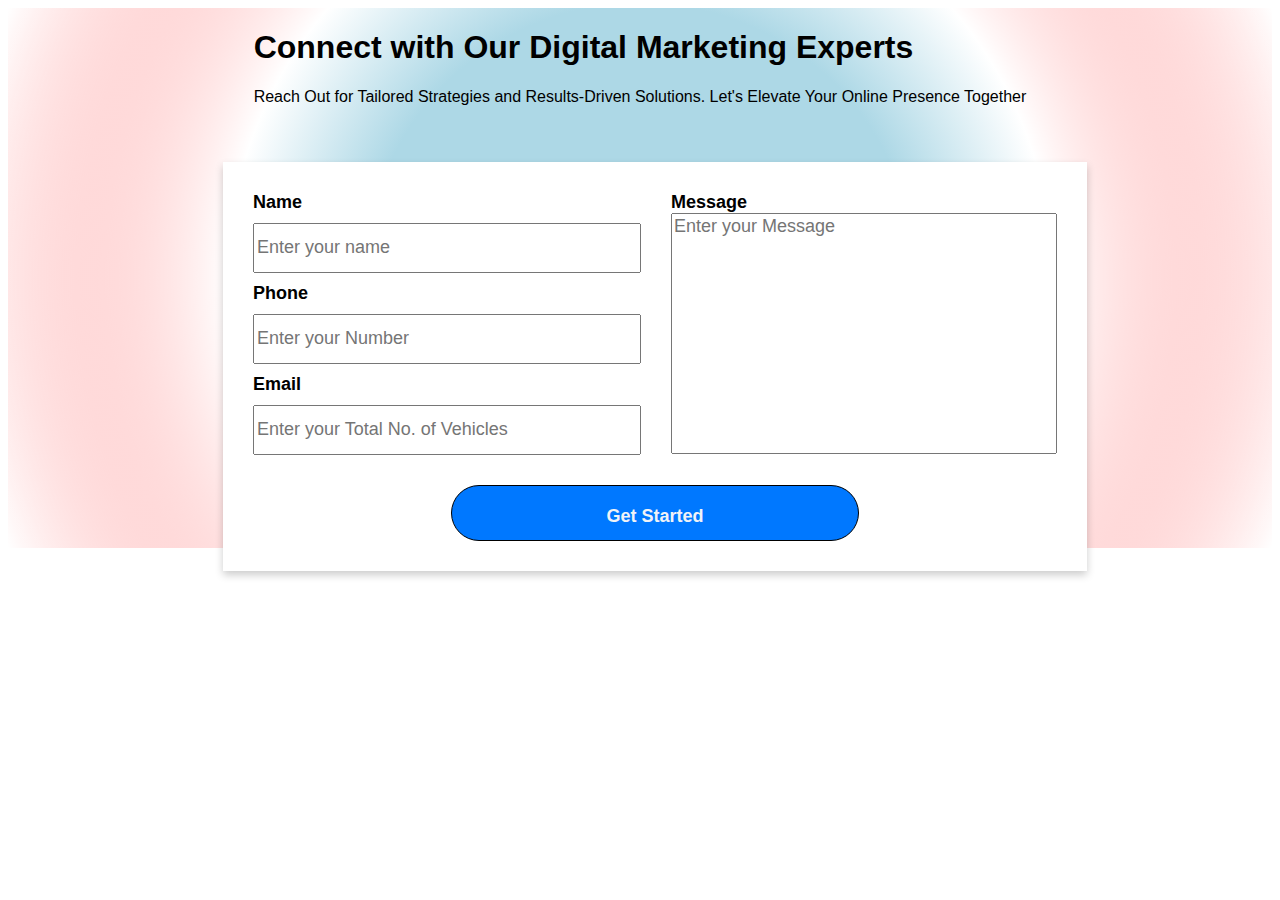
<file: Osumare/Connect.html>
<!DOCTYPE html>
<html lang="en">

<head>
    <meta charset="UTF-8">
    <meta name="viewport" content="width=device-width, initial-scale=1.0">
    <title>Document</title>
    <link rel="stylesheet" href="Connect.css">
</head>

<body>
    <div class="connect">
        <div>

            <h1>
                Connect with Our Digital Marketing Experts
            </h1>
            <p>Reach Out for Tailored Strategies and Results-Driven Solutions. Let's Elevate Your Online Presence
                Together
            </p>
        </div>
        <form class="connect-form">
            <div class="connect-form-fields">
                <div class="left">
                    <label>Name</label>
                    <input type="text" placeholder="Enter your name" />
                    <label>Phone</label>
                    <input type="text" placeholder="Enter your Number" />
                    <label>Email</label>
                    <input type="text" placeholder="Enter your Total No. of Vehicles" />
                </div>
                <div class="right">
                    <label>Message</label>
                    <textarea type="text" placeholder="Enter your Message"></textarea>
                </div>
            </div>

            <div class="but">
                <button>Get Started</button>
            </div>
        </form>
    </div>

</body>

</html>
</file>
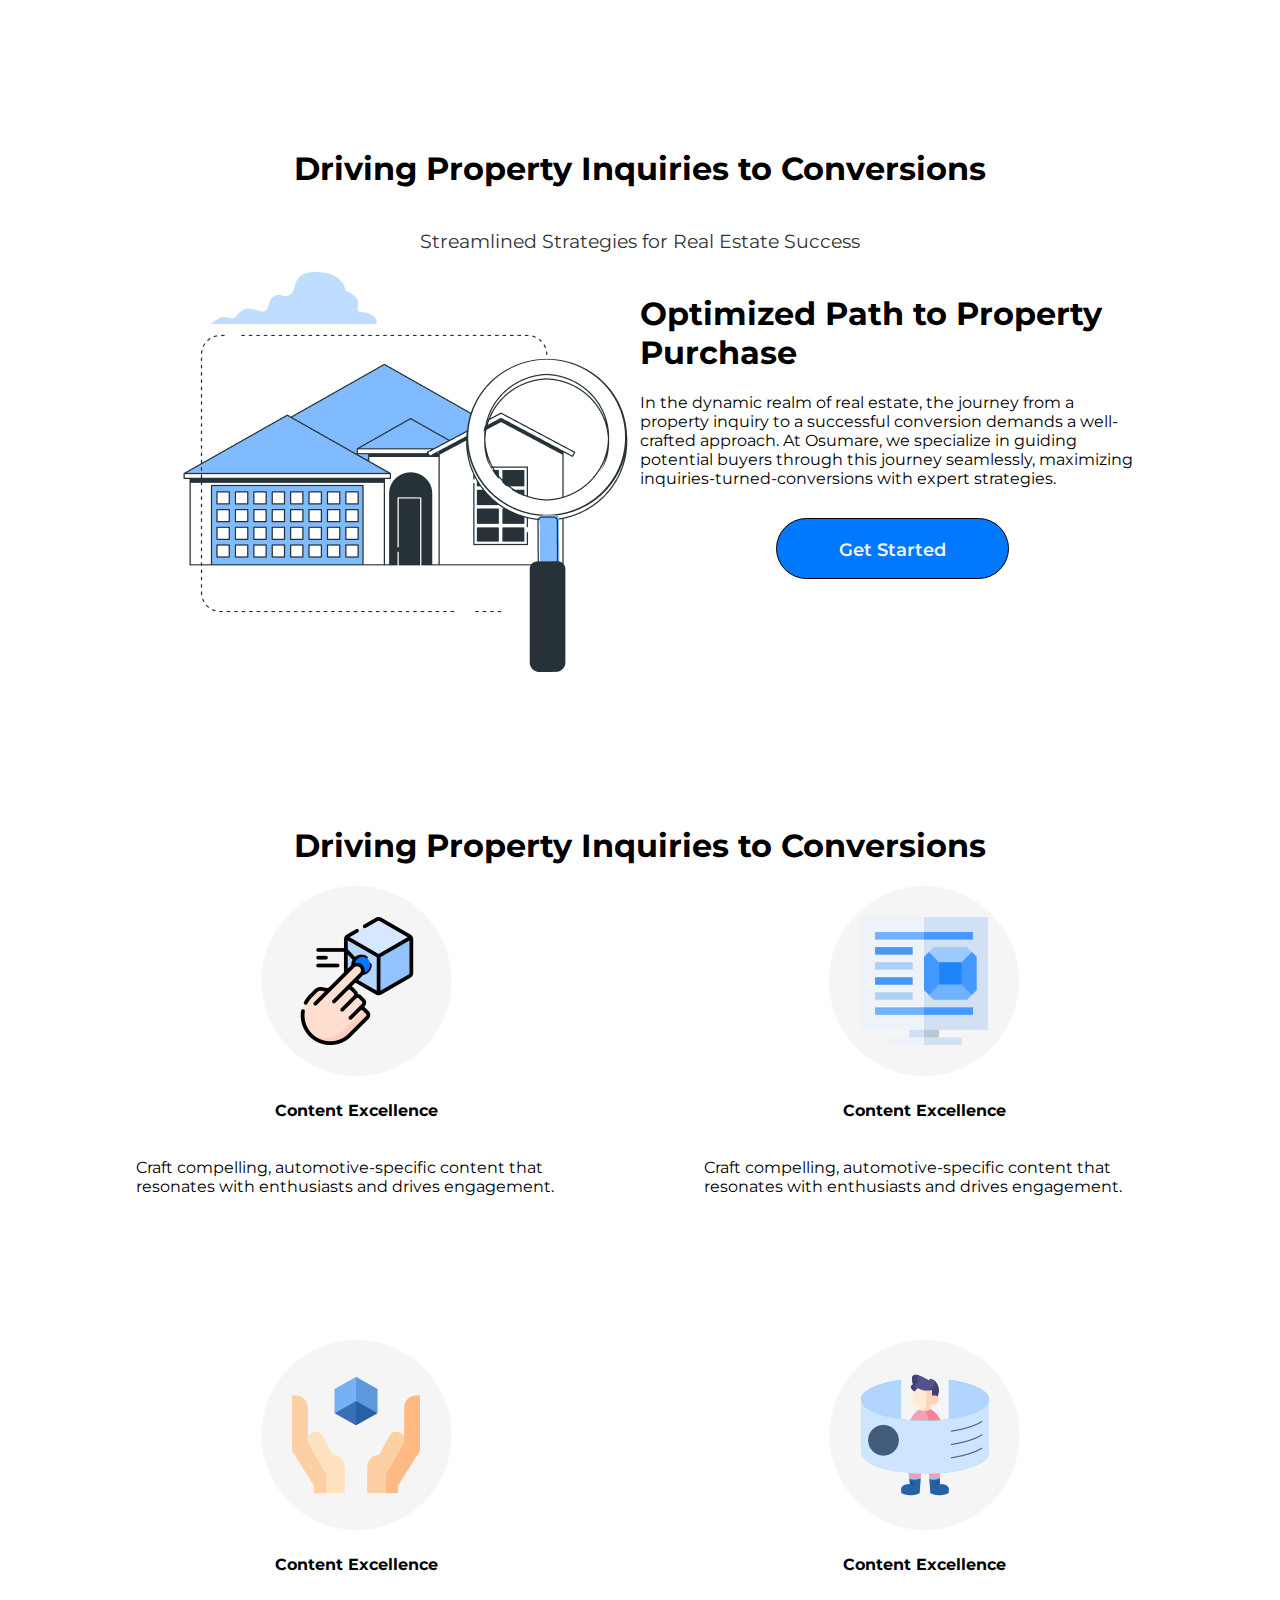
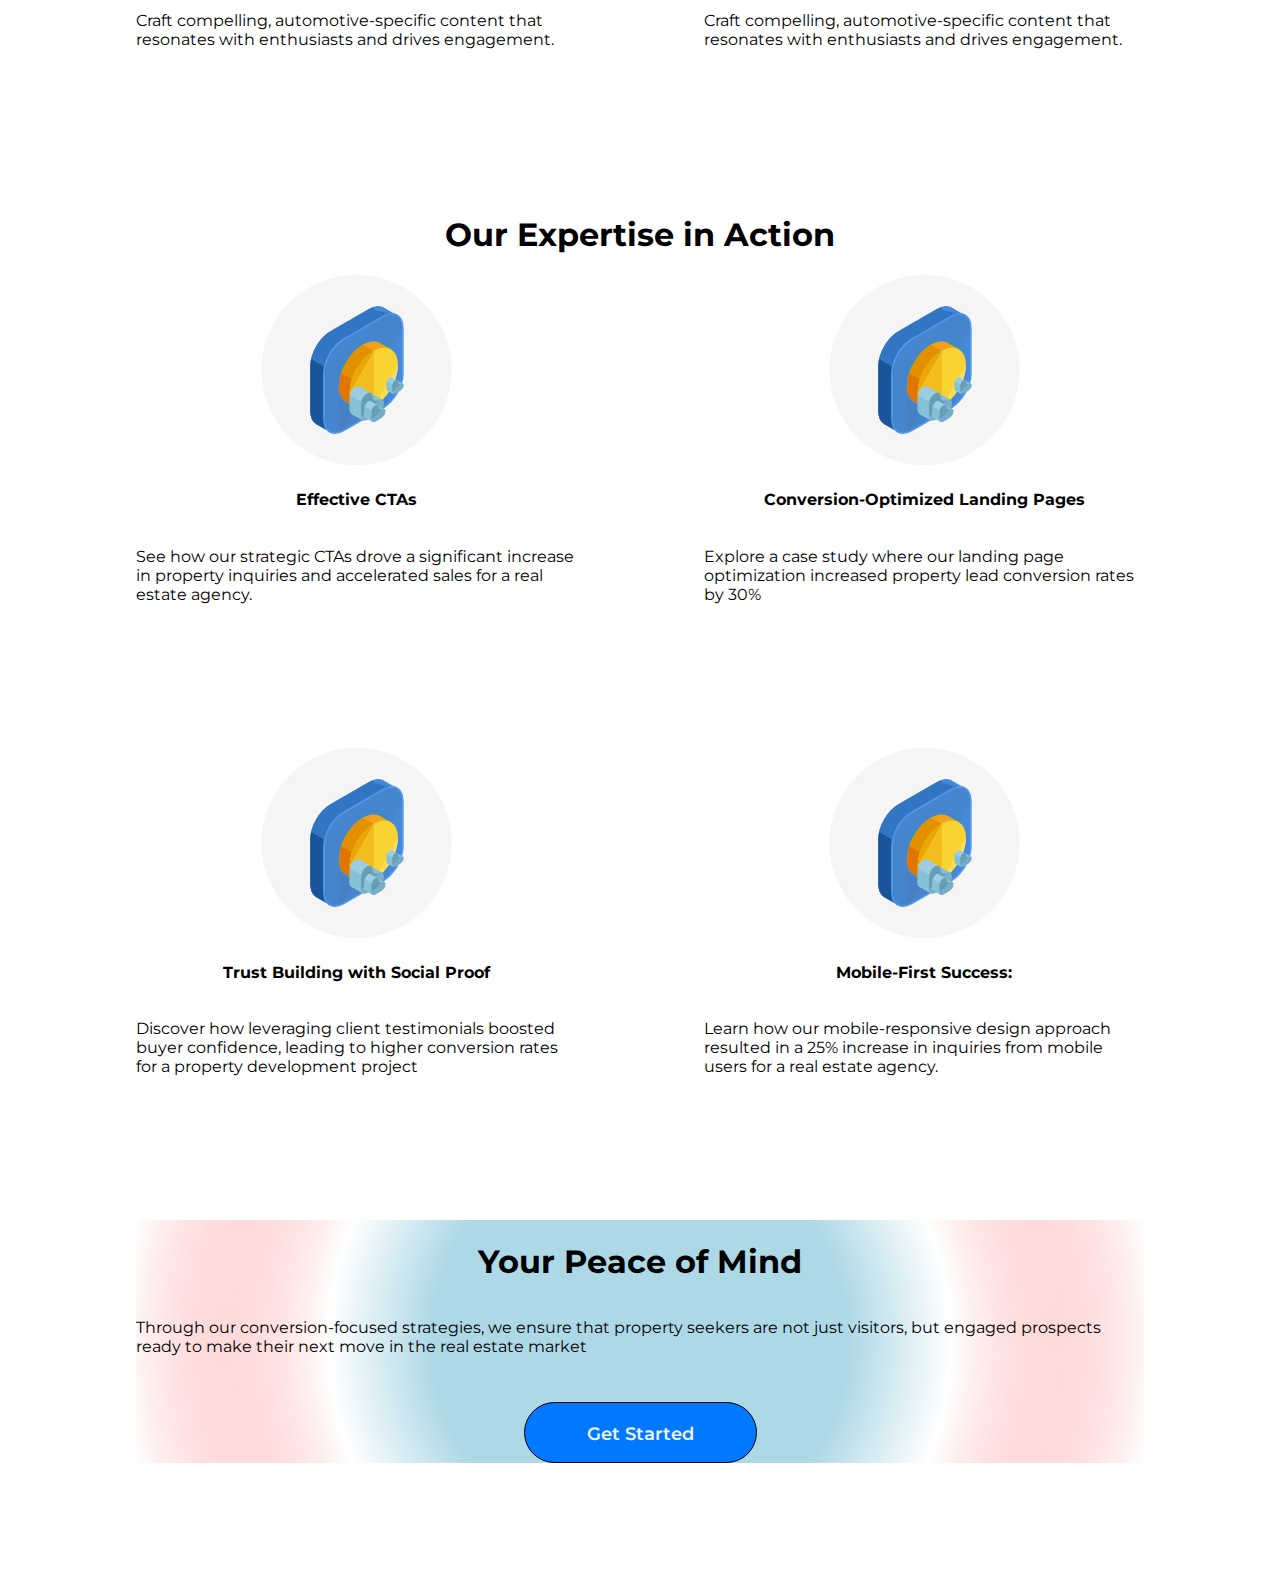
<file: Osumare/Driving.html>
<!DOCTYPE html>
<html lang="en">

<head>
    <meta charset="UTF-8">
    <meta name="viewport" content="width=device-width, initial-scale=1.0">
    <title>Document</title>
    <link rel="stylesheet" href="Driving.css">
    <link href="https://fonts.googleapis.com/css2?family=Montserrat:wght@400;700&display=swap" rel="stylesheet">
</head>

<body>

    <div class="driving">
        <h1> Driving Property Inquiries to Conversions</h1>
        <p class="driving-heading-p">Streamlined Strategies for Real Estate Success</p>
        <div class="outer-grid">
            <div>
                <img src="bro.png">
            </div>
            <div class="left-inner">
                <h1>
                    Optimized Path to Property Purchase
                </h1>
                <p>In the dynamic realm of real estate, the journey from a property inquiry to a successful conversion
                    demands a well-crafted approach. At Osumare, we specialize in guiding potential buyers through this
                    journey seamlessly, maximizing inquiries-turned-conversions with expert strategies.</p>
                <div class="but">
                    <button>Get Started</button>
                </div>
            </div>
        </div>
    </div>
    <div class="driving">
        <h1>Driving Property Inquiries to Conversions</h1>
        <div class="driving-grid">
            <div class="service-grid-item">
                <div class="service-icon">
                    <img src="call-to-action.png" alt="">
                </div>
                <h4>Content Excellence</h4>
                <p>Craft compelling, automotive-specific content that resonates with enthusiasts and drives engagement.
                </p>
            </div>
            <div class="service-grid-item">
                <div class="service-icon">
                    <img src="icon (1).png" alt="">
                </div>
                <h4>Content Excellence</h4>
                <p>Craft compelling, automotive-specific content that resonates with enthusiasts and drives engagement.
                </p>
            </div>
            <div class="service-grid-item">
                <div class="service-icon">
                    <img src="icon (2).png" alt="">
                </div>
                <h4>Content Excellence</h4>
                <p>Craft compelling, automotive-specific content that resonates with enthusiasts and drives engagement.
                </p>
            </div>
            <div class="service-grid-item">
                <div class="service-icon">
                    <img src="icon (3).png" alt="">
                </div>
                <h4>Content Excellence</h4>
                <p>Craft compelling, automotive-specific content that resonates with enthusiasts and drives engagement.
                </p>
            </div>
        </div>
    </div>

    <div class="driving">
        <h1>Our Expertise in Action</h1>
        <div class="driving-grid">
            <div class="service-grid-item">
                <div class="service-icon">
                    <img src="icon (4).png" alt="">
                </div>
                <h4>Effective CTAs</h4>
                <p>
                    See how our strategic CTAs drove a significant increase in property inquiries and accelerated sales
                    for a real estate agency.
                </p>
            </div>
            <div class="service-grid-item">
                <div class="service-icon">
                    <img src="icon (4).png" alt="">
                </div>
                <h4>Conversion-Optimized Landing Pages</h4>
                <p>
                    Explore a case study where our landing page optimization increased property lead conversion rates by
                    30%
                </p>
            </div>
            <div class="service-grid-item">
                <div class="service-icon">
                    <img src="icon (4).png" alt="">
                </div>
                <h4>Trust Building with Social Proof</h4>
                <p>
                    Discover how leveraging client testimonials boosted buyer confidence, leading to higher conversion
                    rates for a property development project
                </p>
            </div>
            <div class="service-grid-item">
                <div class="service-icon">
                    <img src="icon (4).png" alt="">
                </div>
                <h4>Mobile-First Success:</h4>
                <p>
                    Learn how our mobile-responsive design approach resulted in a 25% increase in inquiries from mobile
                    users for a real estate agency.
                </p>
            </div>
        </div>
    </div>
    <div class="peace-of-mind driving">
        <h1>Your Peace of Mind</h1>
        <p>Through our conversion-focused strategies, we ensure that property seekers are not just visitors, but engaged
            prospects ready to make their next move in the real estate market</p>
        <div class="but">
            <button>Get Started</button>
        </div>
    </div>
</body>

</html>
</file>
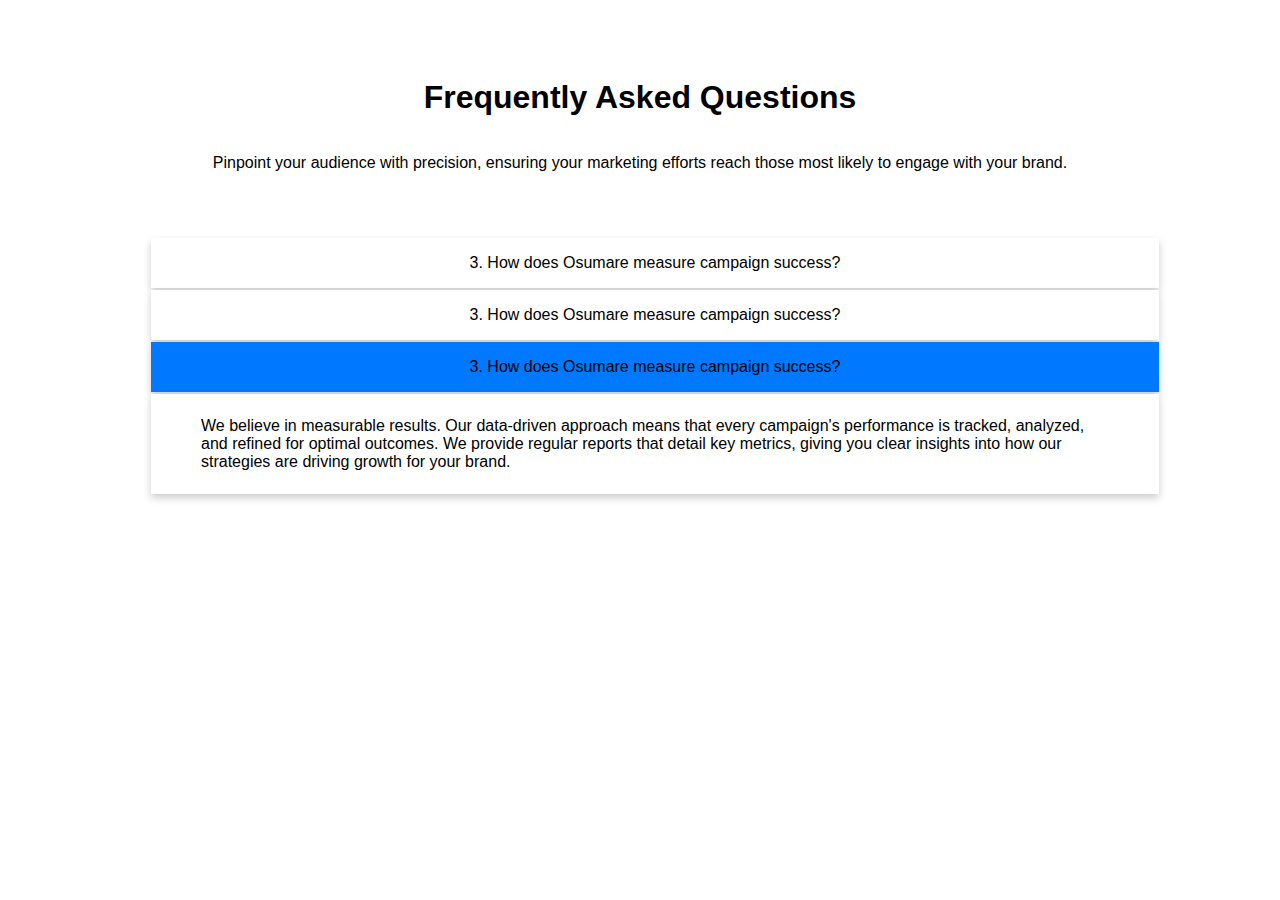
<file: Osumare/FAQs.html>
<!DOCTYPE html>
<html lang="en">

<head>
    <meta charset="UTF-8">
    <meta name="viewport" content="width=device-width, initial-scale=1.0">
    <title>Document</title>
    <link rel="stylesheet" href="FAQs.css">
</head>

<body>
    <div class="faqs-main">
        <div class="headline">
            <h1>
                Frequently Asked Questions
            </h1>
            <p>
                Pinpoint your audience with precision, ensuring your marketing efforts reach those most likely to engage
                with your brand.
            </p>
        </div>
        <div class="faqs">
            <div>
                3. How does Osumare measure campaign success?
            </div>

            <div>
                3. How does Osumare measure campaign success?
            </div>

            <div>
                3. How does Osumare measure campaign success?
            </div>
            <div>
                <p>
                    We believe in measurable results. Our data-driven approach means that every campaign's performance
                    is
                    tracked, analyzed, and refined for optimal outcomes. We provide regular reports that detail key
                    metrics,
                    giving you clear insights into how our strategies are driving growth for your brand.
                </p>
            </div>
        </div>
    </div>

</body>

</html>
</file>
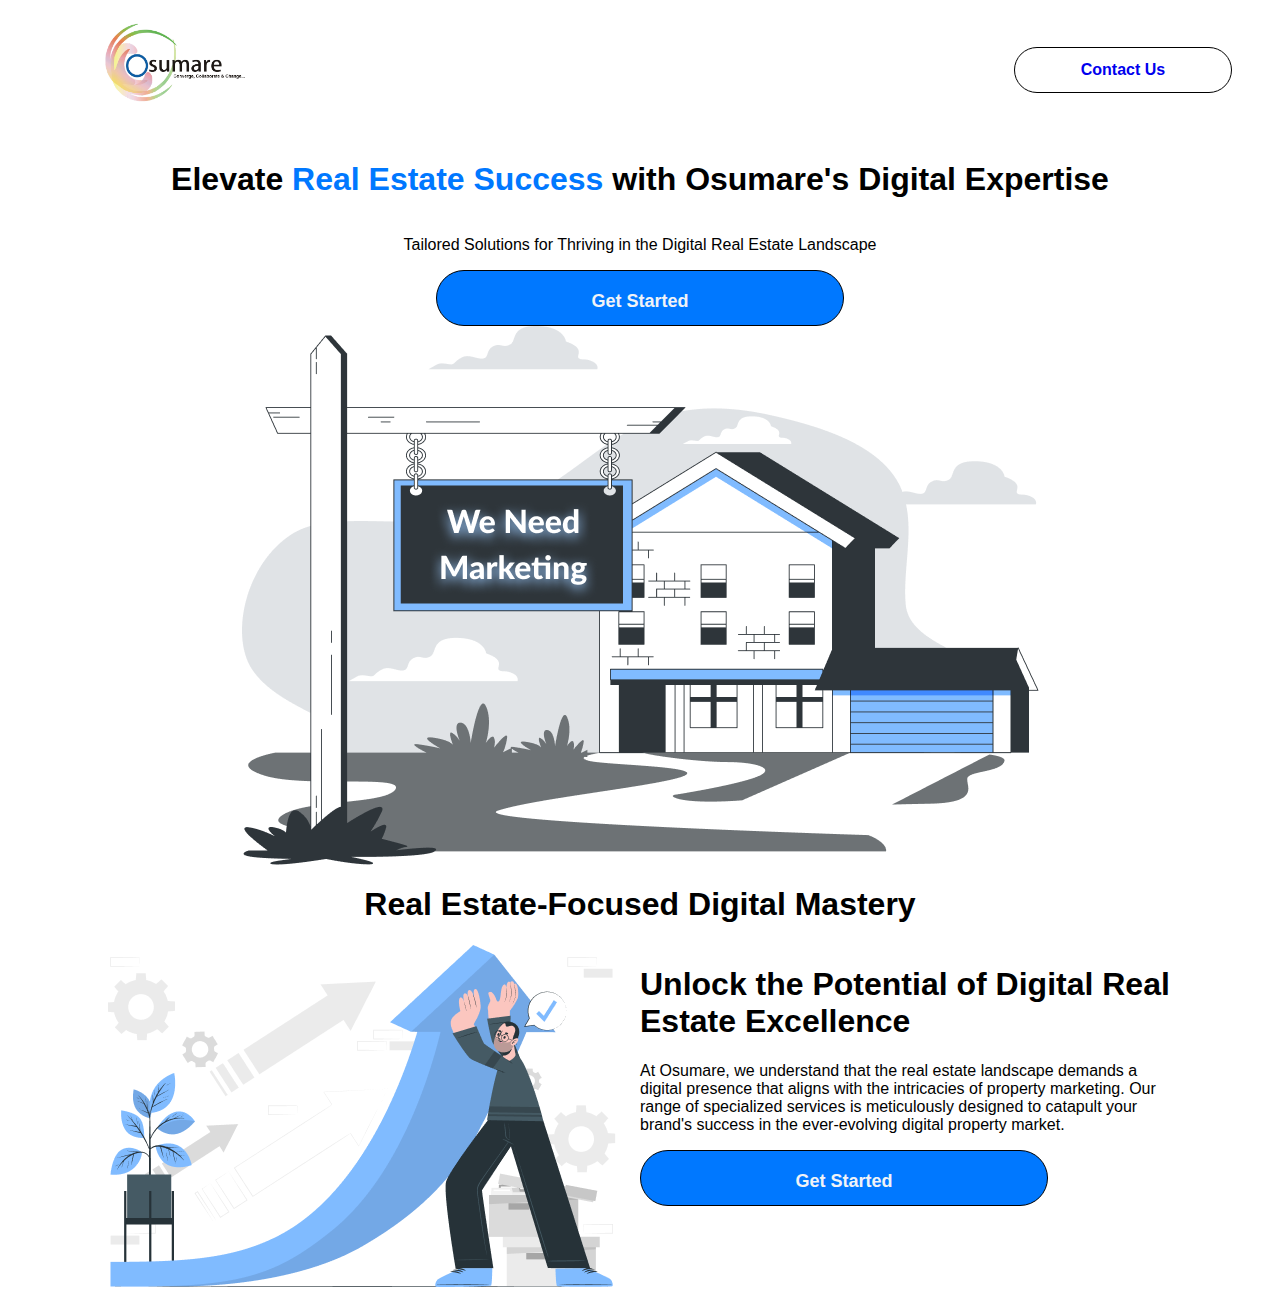
<file: Osumare/heading.html>
<!DOCTYPE html>
<html lang="en">

<head>
    <meta charset="UTF-8">
    <meta name="viewport" content="width=<device-width>, initial-scale=1.0">
    <title>Document</title>
    <link rel="stylesheet" href="heading.css">
</head>

<body>
    <nav class="nav">
        <ul>
            <li>
                <div class="nav-icon">
                    <img src="iconOsumanre.png" />
                </div>
            </li>
            <li><a href="#">Contact Us</a></li>
        </ul>
    </nav>

    <div class="headding">
        <h1>Elevate <span class="Success">Real Estate Success</span> with Osumare's Digital Expertise</h1>
        <p>Tailored Solutions for Thriving in the Digital Real Estate Landscape</p>
        <button>Get Started</button>
        <img src="Header image.png" />
    </div>


    <div class="main">
        <h1>Real Estate-Focused Digital Mastery</h1>
        <div class="main-grid">
            <div class="left">
                <img src="cuate.png" />
            </div>
            <div class="right">
                <h1>Unlock the Potential of Digital Real Estate Excellence</h1>
                <p>At Osumare, we understand that the real estate landscape demands a digital presence that aligns with
                    the
                    intricacies of property marketing.
                    Our range of specialized services is meticulously designed to catapult your brand's success in the
                    ever-evolving digital property market.</p>
                <button>Get Started</button>
            </div>
        </div>
    </div>

</body>

</html>
</file>
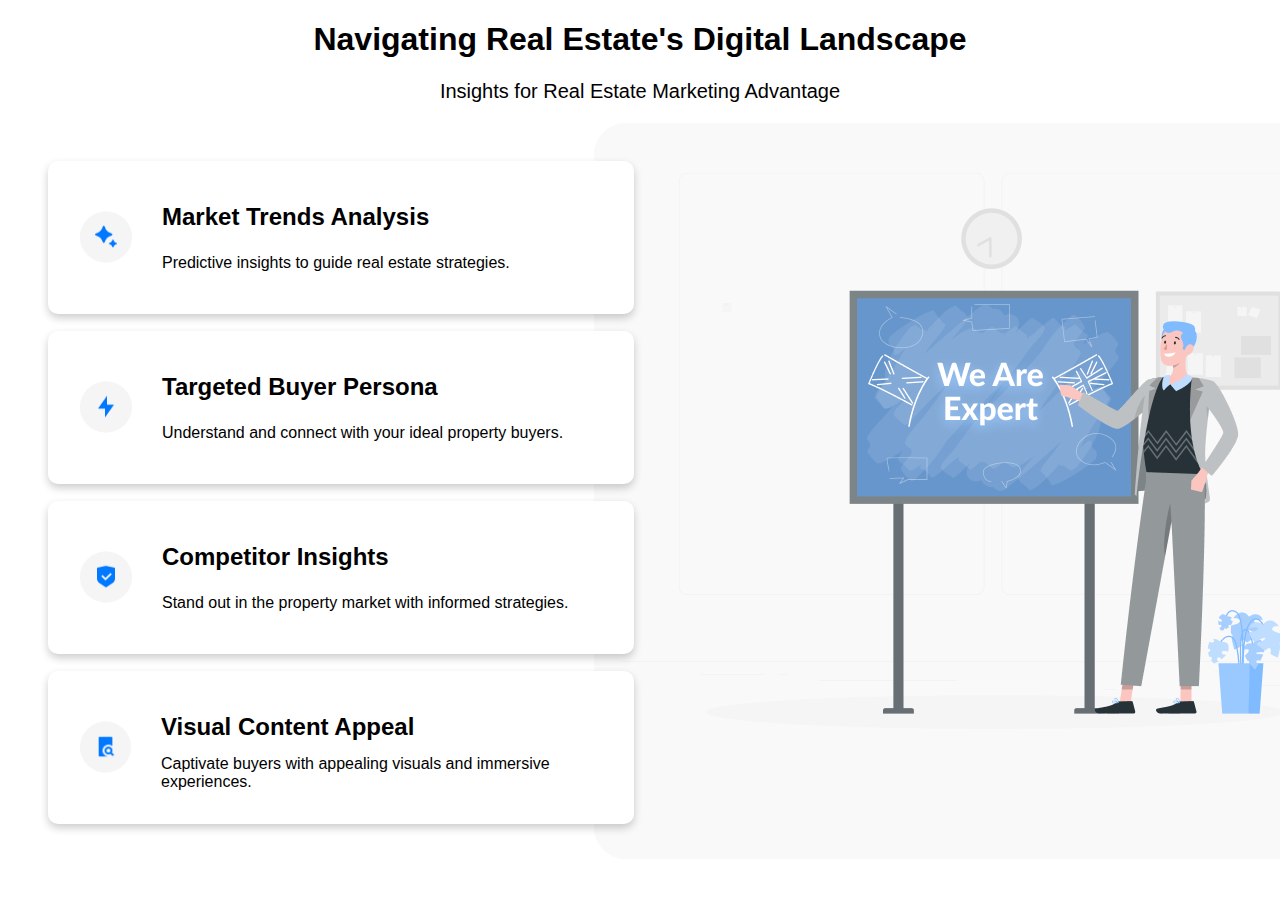
<file: Osumare/Navigating.html>
<!DOCTYPE html>
<html lang="en">

<head>
    <title>Document</title>
    <link rel="stylesheet" href="Navigating.css">
</head>

<body>
    <h1>Navigating Real Estate's Digital Landscape</h1>
    <p>Insights for Real Estate Marketing Advantage</p>
    <div class="outer">
        <div class="inner-left">
            <div class="child-inner">
                <img src="Group 116.png" />
                <div class="left">
                <h2>Market Trends Analysis</h2>
                <p>Predictive insights to guide real estate strategies.</p>
                </div>
            </div>
            <div class="child-inner">
                <img src="Group 116 (1).png" />
                <div class="left">
                <h2>Targeted Buyer Persona</h2>
                <p>Understand and connect with your ideal property buyers.</p>
                </div>
            </div>
            <div class="child-inner">
                <img src="Group 116 (2).png" />
                <div class="left">
                <h2>Competitor Insights</h2>
                <p>Stand out in the property market with informed strategies.</p>
                </div>
            </div>
            <div class="child-inner">
                <img src="Group 116 (3).png" />
                <div class="left">
                <h2>Visual Content Appeal</h2>
                <p>Captivate buyers with appealing visuals and immersive experiences.</p>
                </div>
            </div>

        </div>
        <div class="inner-right">
            <img src="Frame 892.png" />
        </div>
    </div>
</body>

</html>
</file>
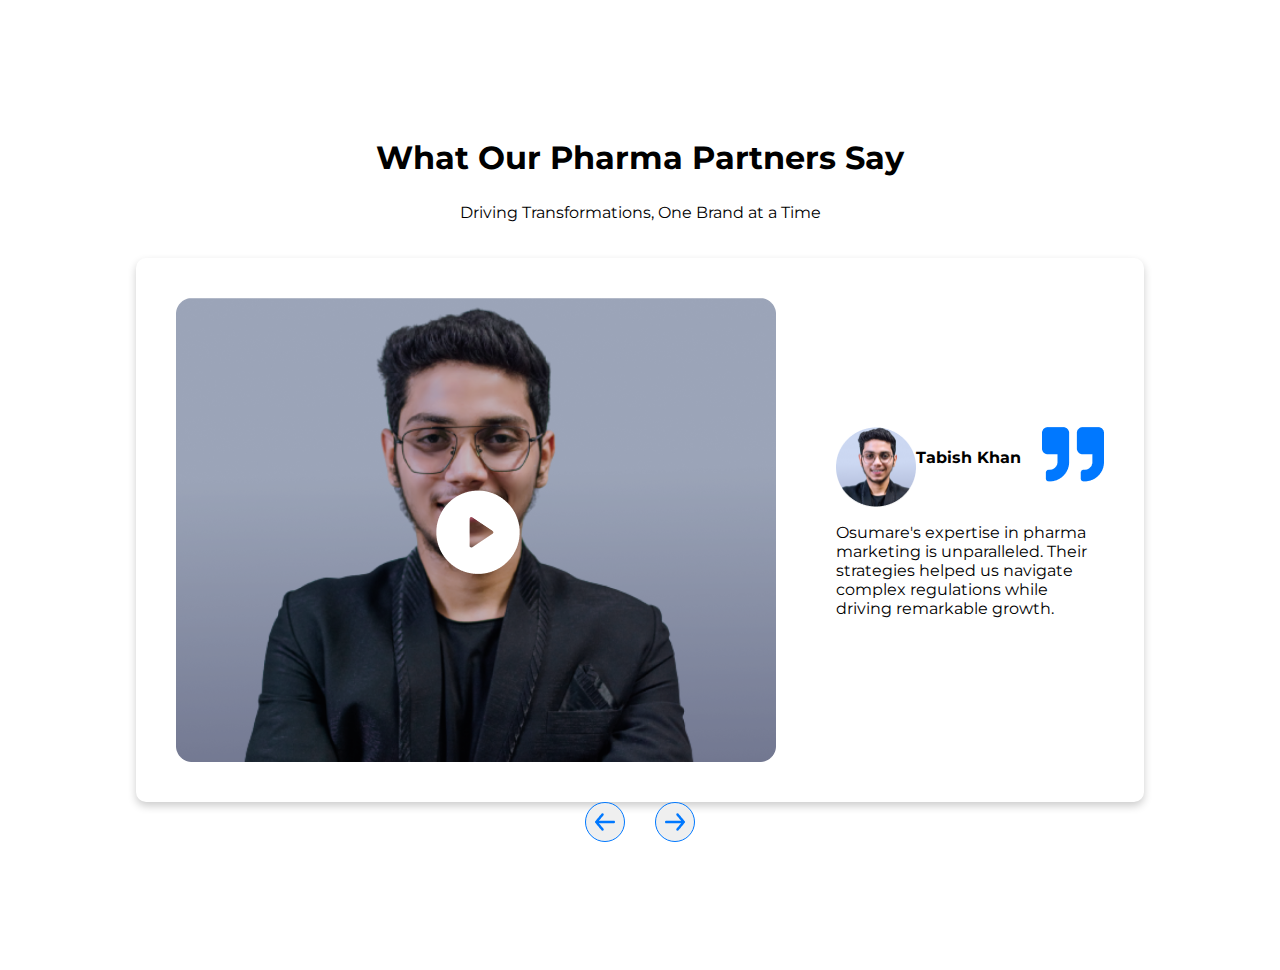
<file: Osumare/PharmaPartners.html>
<!DOCTYPE html>
<html lang="en">

<head>
    <meta charset="UTF-8">
    <meta name="viewport" content="width=device-width, initial-scale=1.0">
    <title>Document</title>
    <link rel="stylesheet" href="PharmaPartners.css">
    <link href="https://fonts.googleapis.com/css2?family=Montserrat:wght@400;700&display=swap" rel="stylesheet">
</head>

<body>



    <div class="pharma-main">
        <div class="headline">
            <h1>
                What Our Pharma Partners Say
            </h1>
            <p>Driving Transformations, One Brand at a Time</p>
        </div>
        <div class="pharma-grid">
            <div class="pharma-img">
                <img src="Video.png" alt="video">
            </div>
            <div>
                <div class="right-msg">
                    <div class="pharma-icon">
                        <img src="Avatar of team.png" />
                    </div>
                    <h4>Tabish Khan</h4>
                    <div class="inverted-comma">
                        <img src="Symbol.png" />
                    </div>
                </div>
                <div>
                    <p>
                        Osumare's expertise in pharma marketing is unparalleled. Their strategies helped us navigate
                        complex
                        regulations while driving remarkable growth.
                    </p>
                </div>
            </div>
        </div>
        <div class="carousel-button">
            <button class="left-arrow"></button>
            <button class="right-arrow"></button>
        </div>
    </div>


</body>

</html>
</file>
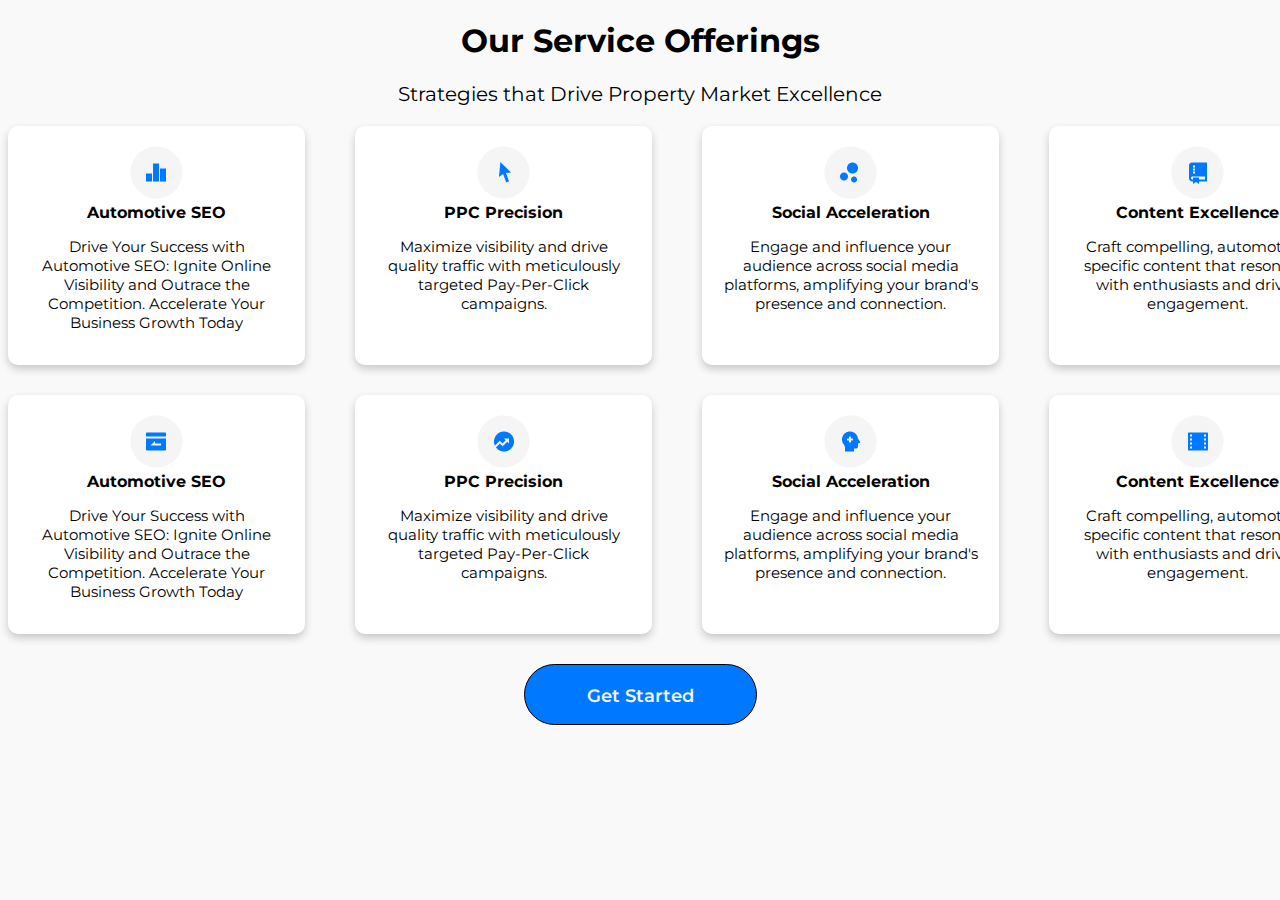
<file: Osumare/Services.html>
<!DOCTYPE html>
<html lang="en">

<head>

    <title>Document</title>
    <link rel="stylesheet" href="Sevices.css">
    <link href="https://fonts.googleapis.com/css2?family=Montserrat:wght@400;700&display=swap" rel="stylesheet">
</head>

<body>
    <h1 class="head">Our Service Offerings</h1>
    <p> Strategies that Drive Property Market Excellence</p>
    <div class="service-grid">
        <div class="service-grid-item">
            <div class="service-icon">
                <img src="icons1.png" alt="">
            </div>
            <h4>Automotive SEO</h4>
            <p>Drive Your Success with Automotive SEO: Ignite Online Visibility and Outrace the Competition.
                Accelerate Your Business Growth Today</p>
        </div>
        <div class="service-grid-item">
            <div class="service-icon">
                <img src="icons2.png" alt="">
            </div>
            <h4>PPC Precision</h4>
            <p>Maximize visibility and drive quality traffic with meticulously targeted Pay-Per-Click campaigns.</p>
        </div>
        <div class="service-grid-item">
            <div class="service-icon">
                <img src="icon3.png" alt="">
            </div>
            <h4>Social Acceleration</h4>
            <p> Engage and influence your audience across social media platforms, amplifying your brand's presence and
                connection.</p>
        </div>
        <div class="service-grid-item">
            <div class="service-icon">
                <img src="icon4.png" alt="">
            </div>
            <h4>Content Excellence</h4>
            <p>Craft compelling, automotive-specific content that resonates with enthusiasts and drives engagement.</p>
        </div>
        <div class="service-grid-item">
            <div class="service-icon">
                <img src="icon5.png" alt="">
            </div>
            <h4>Automotive SEO</h4>
            <p>Drive Your Success with Automotive SEO: Ignite Online Visibility and Outrace the Competition.
                Accelerate Your Business Growth Today</p>
        </div>
        <div class="service-grid-item">
            <div class="service-icon">
                <img src="icon6.png" alt="">
            </div>
            <h4>PPC Precision</h4>
            <p>Maximize visibility and drive quality traffic with meticulously targeted Pay-Per-Click campaigns.</p>
        </div>
        <div class="service-grid-item">
            <div class="service-icon">
                <img src="icon7.png" alt="">
            </div>
            <h4>Social Acceleration</h4>
            <p> Engage and influence your audience across social media platforms, amplifying your brand's presence and
                connection.</p>
        </div>
        <div class="service-grid-item">
            <div class="service-icon">
                <img src="icon8.png" alt="">
            </div>
            <h4>Content Excellence</h4>
            <p>Craft compelling, automotive-specific content that resonates with enthusiasts and drives engagement.</p>
        </div>
    </div>
    <div class="but">
    <button>Get Started</button>
</div>
</body>

</html>
</file>
<file: Osumare/Connect.css>
* {
    font-family: 'Montserrat', sans-serif;

}
.connect{
    display: flex;
    align-items: center;
    flex-direction: column;
    gap: 40px;
    background: radial-gradient(circle, rgba(173, 216, 230, 1) 0%, rgba(173, 216, 230, 1) 40%, rgba(255, 255, 255, 1) 60%, rgba(255, 255, 255, 0) 100%), 
    radial-gradient(circle, rgba(255, 255, 255, 1) 0%, rgba(255, 255, 255, 1) 40%, rgba(255, 106, 106, 1) 60%, rgba(255, 106, 106, 0) 100%);
    height: 60vh;
}
.connect-form{
    background-color: white;
    border: 0px solid black;
    box-shadow: 0 4px 8px 0 rgba(0,0,0,0.2);
    transition: 0.3s;
    flex-direction: column;
    height: 424px;
   
    display: flex;
    align-items: center;
    margin-left: 30px;
    box-sizing: border-box;
    padding: 30px;
    max-width: 904px;
}
.connect-form-fields{
    display: flex;
    width: 100%;
    gap: 30px;
    justify-content: center;
    align-items: start;

}
.connect-form-fields input{
    width: 380px;
    height: 44px;
    font-size: large;
}
.connect-form-fields label{
    font-weight: 900;
    font-size: large;
}

.connect-form .left{
    display: flex;
    flex-direction: column;
    gap: 10px;

}
.connect-form .right{
    display: flex;
    flex-direction: column;
    justify-content: start;
}
.connect-form .right textarea{
    font-size: large;
    width: 380px;
    height: 235px;
    resize: none;
}




.but button{
    color: #f0f3f7;
    border-color: #0078FF;
    background-color: #0078FF;
    border-radius: 32px;
    border: 1px solid black;
    box-sizing: border-box;
    padding: 20px;
    width: 408px;
    height: 56px;
    font-weight: 600;
    font-size: 18px;
    font-family: 'Montserrat', sans-serif;
}
.but{
    display: flex;
    justify-content: center;
    margin-top: 30px;
    
}
</file>
<file: Osumare/Driving.css>
*{
    font-family: 'Montserrat', sans-serif;

}
.driving{
    display: flex;
    flex-direction: column;
    align-items: center;
    margin:10vw;
}
.outer-grid{
    display: grid;
    grid-template-columns: 1fr 1fr;
}
.driving-heading-p{
    font-size: larger;
    color:#333333;
}
.driving-grid{
    display: grid;
    grid-template-columns: 1fr 1fr;
    gap: 10vw 10vw;

}

.driving-grid .service-grid-item{
    display: flex;
    flex-direction: column;
    align-items: center;
}

.peace-of-mind{
    background: radial-gradient(circle, rgba(173, 216, 230, 1) 0%, rgba(173, 216, 230, 1) 40%, rgba(255, 255, 255, 1) 60%, rgba(255, 255, 255, 0) 100%), 
    radial-gradient(circle, rgba(255, 255, 255, 1) 0%, rgba(255, 255, 255, 1) 40%, rgba(255, 106, 106, 1) 60%, rgba(255, 106, 106, 0) 100%);
    display: flex;
    align-items: center;
    flex-direction: column;
}


.but button{
    color: #f0f3f7;
    border-color: #0078FF;
    background-color: #0078FF;
    border-radius: 32px;
    border: 1px solid black;
    box-sizing: border-box;
    padding: 20px;
    width: 233px;
    height: 61px;
    font-weight: 600;
    font-size: 18px;
    font-family: 'Montserrat', sans-serif;
}
.but{
    display: flex;
    justify-content: center;
    margin-top: 30px;
    
}
</file>
<file: Osumare/FAQs.css>
* {
    font-family: 'Montserrat', sans-serif;

}

.faqs-main{
    display: flex;
    flex-direction: column;
    align-items: center;
    margin-inline:10vw;
}
.faqs-main .headline{
    display: flex;
    flex-direction: column;
    align-items: center;
    margin-block: 50px;
}

.faqs-main .faqs{
    display: flex;
    flex-direction: column;
    align-items: center;
    gap: 2px;
    border-radius: 10px;
}
.faqs-main .faqs div{
    background-color: white;
    border: 0px solid black;
    box-shadow: 0 4px 8px 0 rgba(0,0,0,0.2);
    transition: 0.3s;
    width: 100%;
    height: 50px;
    display: flex;
    justify-content: center;
    align-items: center;
    margin-left: 30px;
    box-sizing: border-box;
}

.faqs-main .faqs div:nth-last-child(2){
    background-color: #0078FF;
}

.faqs-main .faqs div:nth-last-child(1){
    padding: 50px;
}
</file>
<file: Osumare/heading.css>
*{
    font-family: 'Montserrat', sans-serif;
}
.nav ul {
    list-style: none;
    display: flex;
    justify-content: space-between;
    height: 108px;
    margin-inline: 40px;
    align-items: center;
}

.nav-icon {
    width: 172px;
    height: 100px;
    overflow: hidden;
    display: flex;
    justify-content: center;
    align-items: center;


}

.nav-icon img {
    height: auto;
    width: 100%;
    align-self: center;
}

.nav a {
    text-decoration: none;
    border-width: 1px;
    border-color: black;
    border-style: solid;
    font-weight: 800;
    background-color: white;
    border-radius: 32px;
    width: 216px;
    height: 44px;
    font-size: 16px;
    display: flex;
    justify-content: center;
    align-items: center;
    font-family: Impact, Haettenschweiler, 'Arial Narrow Bold', sans-serif;
    
}
.nav a:visited{
    color: unset;
}
.nav a:hover{
    color: #0078FF;
    border-color: #0078FF;       
}
.headding{
    display: flex;
    flex-direction: column;
    align-items: center;
}     
.headding .Success{
    color: #0078FF;

}

.headding button, .main button{
    color: #f0f3f7;
    border-color: #0078FF;
    background-color: #0078FF;
    border-radius: 32px;
    border: 1px solid black;
    box-sizing: border-box;
    padding: 20px;
    width: 408px;
    height: 56px;
    font-weight: 600;
    font-size: 18px;
}
.main{
    display: flex;
    flex-direction: column;
    align-items: center;
}
.main-grid{
    display: grid;
    padding-inline: 100px;
    grid-template-columns: 1fr 1fr;
}
</file>
<file: Osumare/Navigating.css>
*{
    font-family: 'Montserrat', sans-serif;
}
h1{
    display: flex;
    justify-content: center;
    align-items: center; 
   
}
p{
    display: flex;
    justify-content: center;
    align-items: center;
    font-size: 20px;
}
.outer{
    display: grid;
    grid-template-columns: 1fr 1fr; /* Creates two equal-width columns */
}
.inner-left{
    position: relative; 
    left: 40px;
    display: grid;
    grid-template-columns: 1fr;
    border: 2px;
    margin-block: 38px;
    
    gap: 16px;
}
.child-inner{
    background-color: white;
    border: 0px solid black;
    box-shadow: 0 4px 8px 0 rgba(0,0,0,0.2);
    transition: 0.3s;
    border-radius: 10px;
    box-sizing: border-box;
    display: flex;
   align-items: center;
   
   padding: 32px;
   height: 153px;
   width: 586px;
  
}
.child-inner p{
    font-size: 16px;
    height: 24px;
}
.child-inner img{
    margin-right: 30px;
    height: 52px;
    width: 52px;
}
</file>
<file: Osumare/PharmaPartners.css>
* {
    font-family: 'Montserrat', sans-serif;

}

.headline {
    display: flex;
    justify-content: center;
    align-items: center;
    flex-direction: column;

}

.headline h1 {
    margin-block: 10px;
}

.pharma-main {
    display: flex;
    flex-direction: column;
    align-items: center;
    margin: 10vw;
}

.pharma-grid {
    background-color: white;
    border: 0px solid black;
    box-shadow: 0 4px 8px 0 rgba(0, 0, 0, 0.2);
    transition: 0.3s;
    border-radius: 10px;
    box-sizing: border-box;
    display: flex;
    align-items: center;
    padding: 40px;

}

.pharma-main .pharma-grid {
    display: flex;
    align-items: center;
    gap: 60px;
    margin-top: 20px;
}

.pharma-grid .pharma-img {
    width: 600px;
    height: 464px;
}

.pharma-grid .pharma-img img {
    height: 100%;
    width: auto;
}

.pharma-main .pharma-icon {
    height: 80px;
    width: 80px;
}

.pharma-main .pharma-icon img {
    height: 100%;
    width: 100%;
    overflow: hidden;
}

.right-msg {
    display: flex;

}

.inverted-comma {
    margin-left: auto;
}

.carousel-button {
    display: flex;
    justify-content: center;
    gap: 30px;
}

.carousel-button button {
    border: 0.5px solid #0078FF;
    border-radius: 50px;
    height: 40px;
    width: 40px;
    background-position: center;

}

.carousel-button button.left-arrow {
    background-image: url("./scroll\ buttion\ \(1\).png");
}


.carousel-button button.right-arrow {
    background-image: url("./scroll\ buttion.png");
}
</file>
<file: Osumare/Sevices.css>
*{
    font-family: 'Montserrat', sans-serif;
}
body{
   background-color: #F9F9F9;
}  
 
h1{
    display: flex;
    justify-content: center;
    align-items: center; 
   
}
p{
    display: flex;
    justify-content: center;
    align-items: center;
    font-size: 20px;
}
.service-grid-item{
    text-align: center;
    background-color: white;
    border: 0px solid black;
    box-shadow: 0 4px 8px 0 rgba(0,0,0,0.2);
    transition: 0.3s;
    border-radius: 10px;
    box-sizing: border-box;
    padding: 20px;
    width: 297px;
    height: 239px;
}
.service-grid-item:hover{
    box-shadow: 0 8px 16px 0 rgba(0,0,0,0.2);
}
.service-grid-item p{
    display: flex;
    justify-content: center;
    align-items: center;
    font-size: 15px;
}

.service-grid{
    display: grid;
    gap: 30px 50px;
    grid-template-columns: auto auto auto auto;
   

}


.service-grid-item h4{
    margin:0;
}
.but button{
    color: #f0f3f7;
    border-color: #0078FF;
    background-color: #0078FF;
    border-radius: 32px;
    border: 1px solid black;
    box-sizing: border-box;
    padding: 20px;
    width: 233px;
    height: 61px;
    font-weight: 600;
    font-size: 18px;
    font-family: 'Montserrat', sans-serif;
}
.but{
    display: flex;
    justify-content: center;
    margin-top: 30px;
    
}
</file>
